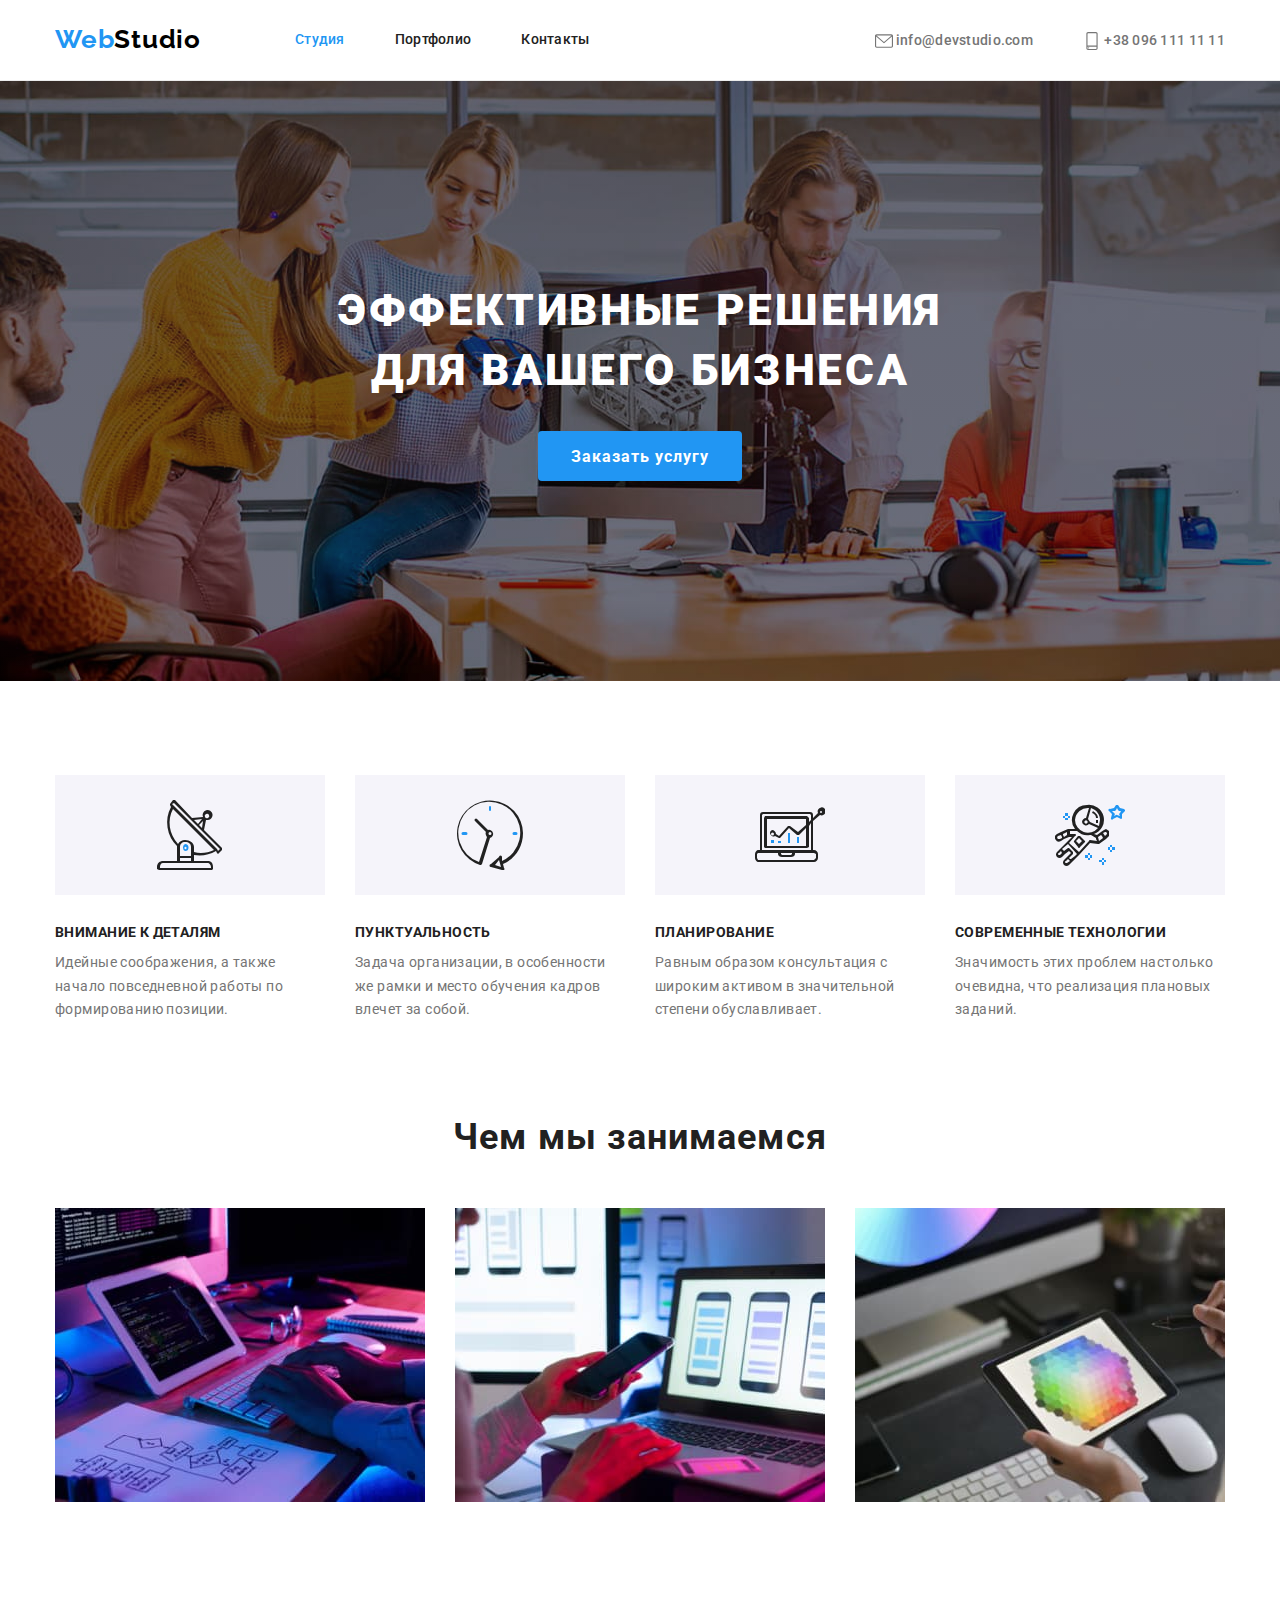
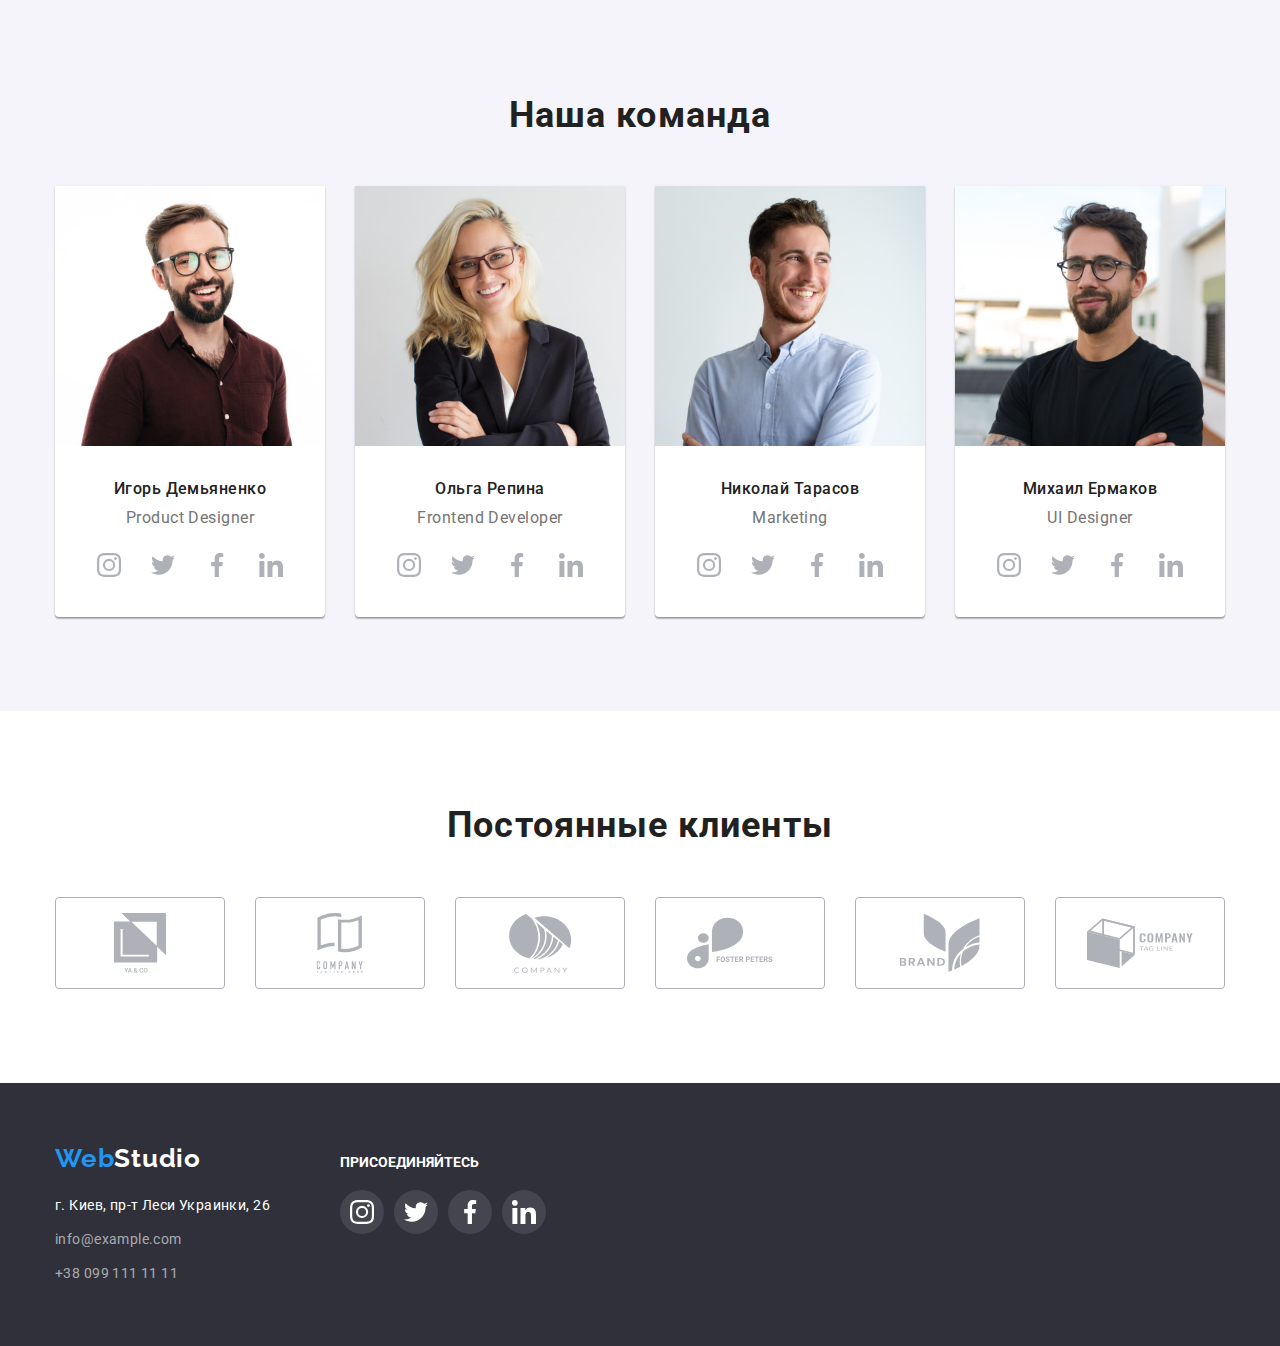
<file: index.html>
<!DOCTYPE html>
<html lang="ru">
<head>
    <meta charset="UTF-8">
    <meta http-equiv="X-UA-Compatible" content="IE=edge">
    <meta name="viewport" content="width=device-width, initial-scale=1.0">
    <title>hw-04</title>
<link rel="preconnect" href="https://fonts.googleapis.com">
<link rel="preconnect" href="https://fonts.gstatic.com" crossorigin>
<link href="https://fonts.googleapis.com/css2?family=Raleway:wght@700&family=Roboto:wght@400;500;700;900&display=swap"
    rel="stylesheet">
    <link rel="stylesheet" href="https://cdnjs.cloudflare.com/ajax/libs/modern-normalize/1.1.0/modern-normalize.min.css">
    <link rel="stylesheet" href="css/styles.css">
</head>
<body>
    
    <header class="page-header">
        <div class="container">
            <div class="header-inner">
                <a href="./" class="logo">
                <span class="web">Web</span>Studio
            </a>
            <nav>
                <ul class="site-nav list">
                    <li class="item"><a href="./index.html" class="link current">Студия</a></li>
                    <li class="item"><a href="./portfolio.html" class="link">Портфолио</a></li>
                    <li class="item"><a href="#" class="link">Контакты</a></li>
                </ul>
            </nav>
            <address class="main-address">
                <ul class="address-nav list">
                    <li class="item">
                        <a href="mailto:info@devstudio.com" class="link">
                            <svg class="icon-envelope" viewBox="0 0 32 32" width="18px" height="18px">
                                <use xmlns href="./images/icons.svg#icon-envelope">

                                 </use>
                            </svg>
                    info@devstudio.com
                        </a>
                    </li>
                    <li class="item"><a href="tel:+380961111111" class="link">
                        <svg class="icon-envelope" viewBox="0 0 32 32" width="18px" height="18px">
                            <use xmlns href="./images/icons.svg#icon-smartphone">
                        
                            </use>
                        </svg>
                        +38 096 111 11 11</a></li>
                </ul>
            </address>
            </div>
            

        </div>
       
    </header>
    <main>
        <section class="hero section overlay">
           
            <div class="container ">
                <h1 class="hero-title">
                        Эффективные решения </br> для вашего бизнеса
                </h1>
                <button type="button" class="hero-button">Заказать услугу</button>
                
            </div>

        </section>
        <section class="features-section section">
            <div class="container">
                <h2 class="section-title visually-hidden">
                    Наши преимущества
                </h2>
                                   
                <ul class="features list">
                    <li class="item icon-antenna">
                        <h3 class="title">Внимание к деталям</h3>
                        <p class="text">Идейные соображения, а также начало повседневной работы по формированию позиции.</p>
                    </li>
                    <li class="item icon-clock">
                        <h3 class="title">Пунктуальность</h3>
                        <p class="text">Задача организации, в особенности же рамки и место обучения кадров влечет за собой.</p>
                    </li>
                    <li class="item icon-diagram">
                        <h3 class="title">Планирование</h3>
                        <p class="text">Равным образом консультация с широким активом в значительной степени обуславливает.</p>
                    </li>
                    <li class="item icon-astronaut">
                        <h3 class="title">Современные технологии</h3>
                        <p class="text last">Значимость этих проблем настолько очевидна, что реализация плановых заданий.</p>
                    </li>
                </ul>
                                   
                

            </div>
            
        </section>
        <section class="work-area section">
            <div class="container">
                <h2 class="section-title">
                    Чем мы занимаемся
                </h2>
                <ul class="area list">
                    <li class="item"><img src="./images/box-1-1.jpg" alt="Картинка планирование S.M.A.R.T." width="370"></li>
                    <li class="item"><img src="./images/box-2-1.jpg" alt="Картинка адаптация с мобильными приложениями" width="370"></li>
                    <li class="item"><img src="./images/box-3-1.jpg" alt="Картинка работа с графикой" width="370"></li>
                </ul>
            </div>
           
        </section>
        <section class="team-section section">
            <div class="container">
                <h2 class="section-title">Наша команда</h2>
                <ul class="team list">
                    <li class="item">
                        <img src="./images/user1.jpg" alt="Игорь Демьяненко photo" width="270">
                        <div class="item-inner">
                            <h3 class="title">Игорь Демьяненко</h3>
                            <p>Product Designer</p>
                        </div>
                        
                        <div class="social-links">
                            <ul class="list-items-icon">
                                <li class="icon-item">
                                    <a class="link-team" href="#">
                                        <svg class="icon" viewBox="0 0 32 32">
                                            <use xmlns href="./images/icons.svg#icon-instagram"></use>
                                        </svg>
                                    </a>
                                </li>
                                <li class="icon-item">
                                    <a class="link-team" href="#">
                                        <svg class="icon" viewBox="0 0 32 32">
                                            <use xmlns href="./images/icons.svg#icon-twitter"></use>
                                        </svg>
                                    </a>
                                </li>
                                <li class="icon-item">
                                    <a class="link-team" href="#">
                                        <svg class="icon" viewBox="0 0 32 32">
                                            <use xmlns href="./images/icons.svg#icon-facebook"></use>
                                        </svg>
                                    </a>
                                </li>
                                <li class="icon-item">
                                    <a class="link-team" href="#">
                                        <svg class="icon" viewBox="0 0 32 32">
                                            <use xmlns href="./images/icons.svg#icon-linkedin"></use>
                                        </svg>
                                    </a>
                                </li>
                            </ul>
                        </div>

                    </li>
                    <li class="item">
                        <img src="./images/user2.jpg" alt="Ольга Репина photo" width="270">
                        <div class="item-inner">
                            <h3 class="title">Ольга Репина</h3>
                            <p>Frontend Developer</p>
                        </div>
                        <div class="social-links">
                            <ul class="list-items-icon">
                                <li class="icon-item">
                                    <a class="link-team" href="#">
                                        <svg class="icon" viewBox="0 0 32 32">
                                            <use xmlns href="./images/icons.svg#icon-instagram"></use>
                                        </svg>
                                    </a>
                                </li>
                                <li class="icon-item">
                                    <a class="link-team" href="#">
                                        <svg class="icon" viewBox="0 0 32 32">
                                            <use xmlns href="./images/icons.svg#icon-twitter"></use>
                                        </svg>
                                    </a>
                                </li>
                                <li class="icon-item">
                                    <a class="link-team" href="#">
                                        <svg class="icon" viewBox="0 0 32 32">
                                            <use xmlns href="./images/icons.svg#icon-facebook"></use>
                                        </svg>
                                    </a>
                                </li>
                                <li class="icon-item">
                                    <a class="link-team" href="#">
                                        <svg class="icon" viewBox="0 0 32 32">
                                            <use xmlns href="./images/icons.svg#icon-linkedin"></use>
                                        </svg>
                                    </a>
                                </li>
                            </ul>
                        </div>
                      
                    </li>
                    <li class="item">
                        <img src="./images/user3.jpg" alt="Николай Тарасов photo" width="270">
                        <div class="item-inner">
                            <h3 class="title">Николай Тарасов</h3>
                            <p>Marketing</p>
                        </div>
                        <div class="social-links">
                            <ul class="list-items-icon">
                                <li class="icon-item">
                                    <a class="link-team" href="#">
                                        <svg class="icon" viewBox="0 0 32 32">
                                            <use xmlns href="./images/icons.svg#icon-instagram"></use>
                                        </svg>
                                    </a>
                                </li>
                                <li class="icon-item">
                                    <a class="link-team" href="#">
                                        <svg class="icon" viewBox="0 0 32 32">
                                            <use xmlns href="./images/icons.svg#icon-twitter"></use>
                                        </svg>
                                    </a>
                                </li>
                                <li class="icon-item">
                                    <a class="link-team" href="#">
                                        <svg class="icon" viewBox="0 0 32 32">
                                            <use xmlns href="./images/icons.svg#icon-facebook"></use>
                                        </svg>
                                    </a>
                                </li>
                                <li class="icon-item">
                                    <a class="link-team" href="#">
                                        <svg class="icon" viewBox="0 0 32 32">
                                            <use xmlns href="./images/icons.svg#icon-linkedin"></use>
                                        </svg>
                                    </a>
                                </li>
                            </ul>
                        </div>
                        
                    </li>
                    <li class="item">
                        <img src="./images/user4.jpg" alt="Михаил Ермаков photo" width="270">
                        <div class="item-inner">
                            <h3 class="title">Михаил Ермаков</h3>
                            <p>UI Designer</p>
                        </div>
                        <div class="social-links">
                            <ul class="list-items-icon">
                                <li class="icon-item">
                                    <a class="link-team" href="#">
                                        <svg class="icon" viewBox="0 0 32 32">
                                            <use xmlns href="./images/icons.svg#icon-instagram"></use>
                                        </svg>
                                    </a>
                                </li>
                                <li class="icon-item">
                                    <a class="link-team" href="#">
                                        <svg class="icon" viewBox="0 0 32 32">
                                            <use xmlns href="./images/icons.svg#icon-twitter"></use>
                                        </svg>
                                    </a>
                                </li>
                                <li class="icon-item">
                                    <a class="link-team" href="#">
                                        <svg class="icon" viewBox="0 0 32 32">
                                            <use xmlns href="./images/icons.svg#icon-facebook"></use>
                                        </svg>
                                    </a>
                                </li>
                                <li class="icon-item">
                                    <a class="link-team" href="#">
                                        <svg class="icon" viewBox="0 0 32 32">
                                            <use xmlns href="./images/icons.svg#icon-linkedin"></use>
                                        </svg>
                                    </a>
                                </li>
                            </ul>
                        </div>
                        
                    </li>
                </ul>
            </div>
           
        </section>
        <section class="our-clients section">
            <div class="container">
                <h3 class="our-clients-title">Постоянные клиенты</h3>
                <ul class="our-clients-list">
                    <li class="our-clients-item">
                        <a class="our-clients-link link" href="#">
                            <svg class="client-icon" viewBox="0 0 28 32">
                                <use xmlns href="./images/icons.svg#icon-client1"></use>
                            </svg>
                        </a>
                    </li>
                    <li class="our-clients-item">
                        <a class="our-clients-link link" href="#">
                            <svg class="client-icon" viewBox="0 0 25 32">
                                <use xmlns href="./images/icons.svg#icon-client2"></use>
                            </svg>
                        </a>
                    </li>
                    <li class="our-clients-item">
                        <a class="our-clients-link link" href="#">
                            <svg class="client-icon" viewBox="0 0 34 32">
                                <use xmlns href="./images/icons.svg#icon-client3"></use>
                            </svg>
                        </a>
                    </li>
                    <li class="our-clients-item">
                        <a class="our-clients-link link" href="#">
                            <svg class="client-icon" viewBox="0 0 65 32">
                                <use xmlns href="./images/icons.svg#icon-client4"></use>
                            </svg>
                        </a>
                    </li>
                    <li class="our-clients-item">
                        <a class="our-clients-link link" href="#">
                            <svg class="client-icon" viewBox="0 0 43 32">
                                <use xmlns href="./images/icons.svg#icon-client5"></use>
                            </svg>
                        </a>
                    </li>
                    <li class="our-clients-item">
                        <a class="our-clients-link link" href="#">
                            <svg class="client-icon" viewBox="0 0 67 32">
                                <use xmlns href="./images/icons.svg#icon-client6"></use>
                            </svg>
                        </a>
                    </li>
                </ul>
            </div>
        </section>
    </main>
    <footer class="footer-items">
        <div class="container flex">
            <div class="footer-box">
                <a href="./" class="logo">
                    <span class="web">Web</span>Studio
                </a>
                <address>
                    <ul class="footer-nav list">
                        <li class="item"><a href="#" class="address-point link">г. Киев, пр-т Леси Украинки, 26</a></li>
                        <li class="item"><a href="mailto:info@example.com" class="link">info@example.com</a></li>
                        <li class="item"><a href="tel:+380991111111" class="link">+38 099 111 11 11</a></li>
                    </ul>
                </address>
            </div>
            <div class="social-box">
                <h3 class="social-title">присоединяйтесь</h3>
                <ul class="footer-items-icon">
                    <li class="footer-icon-item">
                        <a class="footer-link-team" href="#">
                            <svg class="footer-icon" viewBox="0 0 32 32">
                                <use xmlns href="./images/icons.svg#icon-instagram"></use>
                            </svg>
                        </a>
                    </li>
                    <li class="footer-icon-item">
                        <a class="footer-link-team" href="#">
                            <svg class="footer-icon" viewBox="0 0 32 32">
                                <use xmlns href="./images/icons.svg#icon-twitter"></use>
                            </svg>
                        </a>
                    </li>
                    <li class="footer-icon-item">
                        <a class="footer-link-team" href="#">
                            <svg class="footer-icon" viewBox="0 0 32 32">
                                <use xmlns href="./images/icons.svg#icon-facebook"></use>
                            </svg>
                        </a>
                    </li>
                    <li class="footer-icon-item">
                        <a class="footer-link-team" href="#">
                            <svg class="footer-icon" viewBox="0 0 32 32">
                                <use xmlns href="./images/icons.svg#icon-linkedin"></use>
                            </svg>
                        </a>
                    </li>
                </ul>
            </div>
            
        </div>
       
    </footer>

    
</body>
</html>
</file>
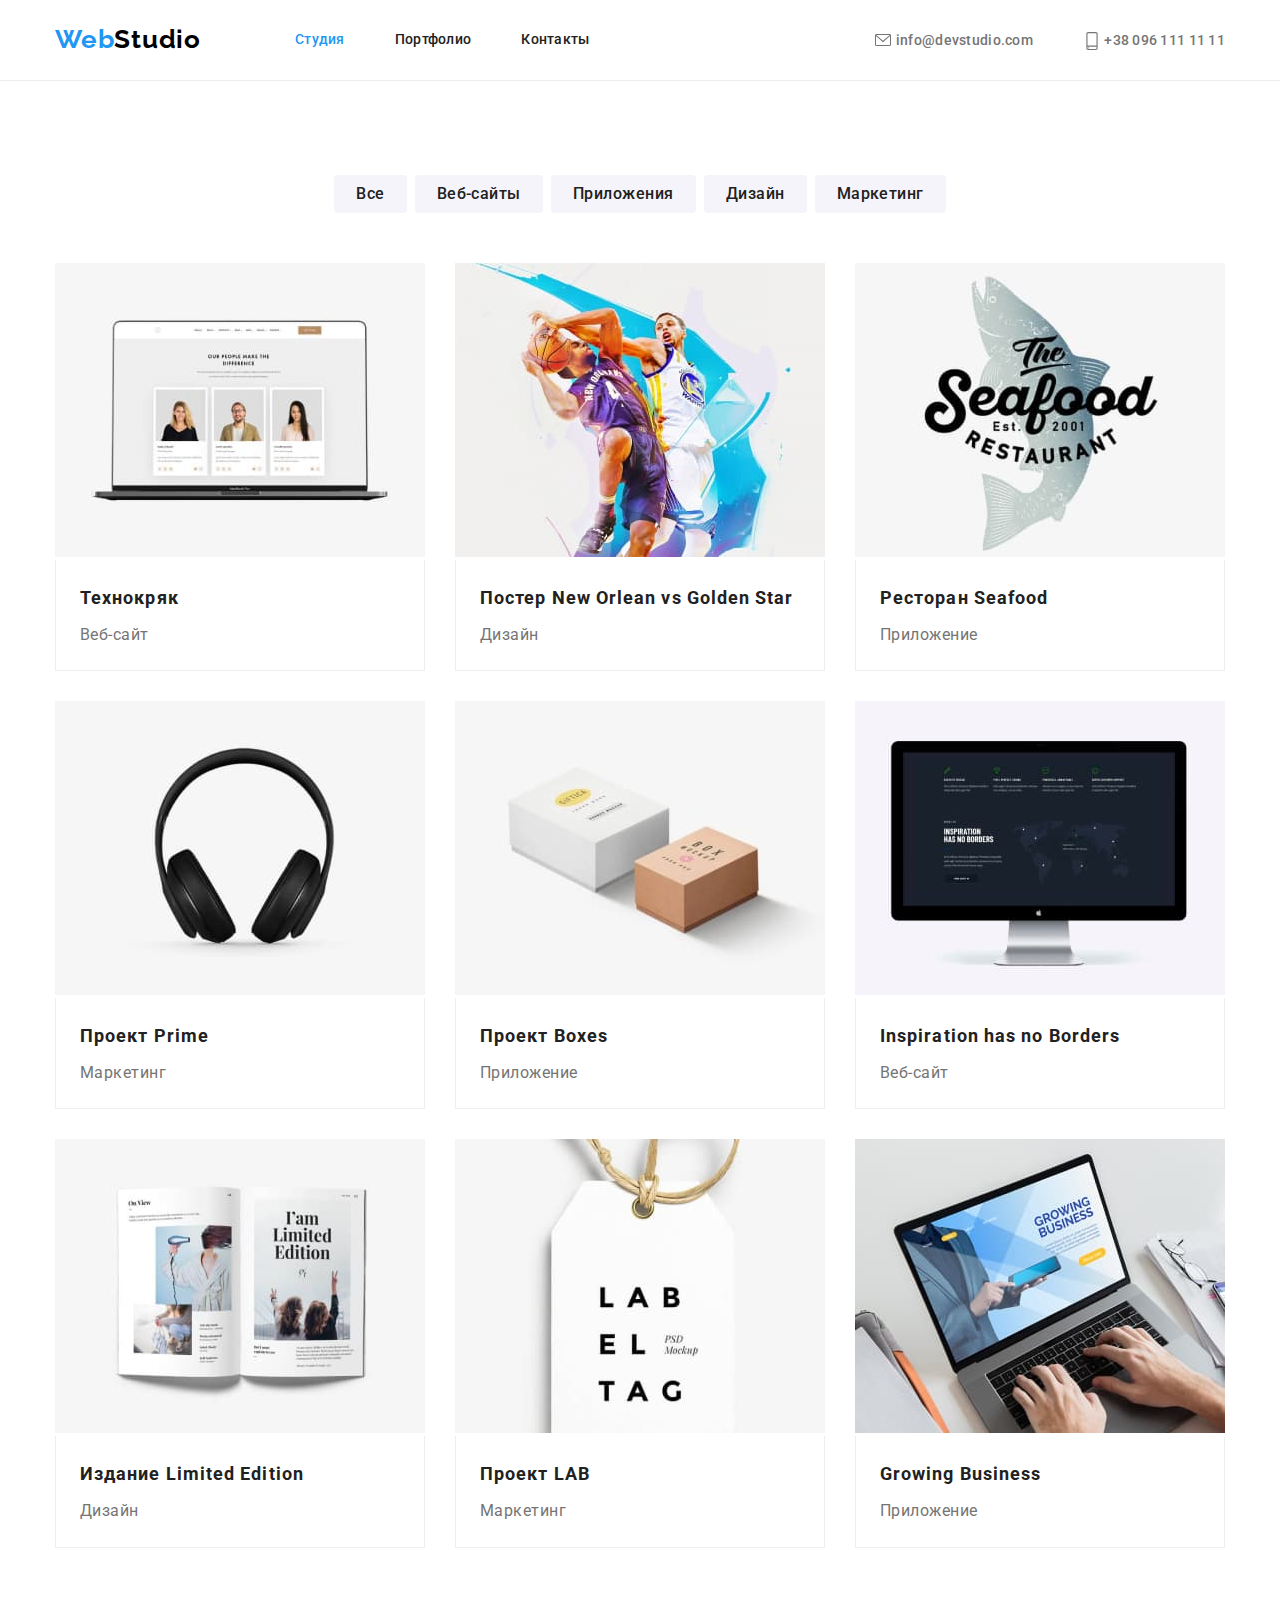
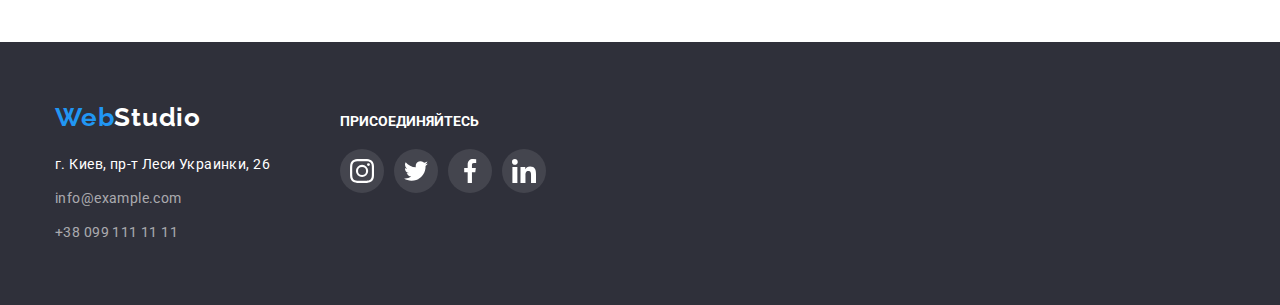
<file: portfolio.html>
<!DOCTYPE html>
<html lang="ru">

<head>
    <meta charset="UTF-8">
    <meta http-equiv="X-UA-Compatible" content="IE=edge">
    <meta name="viewport" content="width=device-width, initial-scale=1.0">
    <title>hw-04</title>
    <link rel="preconnect" href="https://fonts.googleapis.com">
    <link rel="preconnect" href="https://fonts.gstatic.com" crossorigin>
    <link href="https://fonts.googleapis.com/css2?family=Raleway:wght@700&family=Roboto:wght@400;500;700;900&display=swap"
        rel="stylesheet">
        <link rel="stylesheet" href="https://cdnjs.cloudflare.com/ajax/libs/modern-normalize/1.1.0/modern-normalize.min.css">
    <link rel="stylesheet" href="css/styles.css">
</head>
<body>
    <header class="page-header">
        <div class="container">
            <div class="header-inner">
                <a href="./" class="logo">
                    <span class="web">Web</span>Studio
                </a>
                <nav>
                    <ul class="site-nav list">
                        <li class="item"><a href="./index.html" class="link current">Студия</a></li>
                        <li class="item"><a href="./portfolio.html" class="link">Портфолио</a></li>
                        <li class="item"><a href="#" class="link">Контакты</a></li>
                    </ul>
                </nav>
                <address class="main-address">
                    <ul class="address-nav list">
                        <li class="item">
                            <a href="mailto:info@devstudio.com" class="link">
                                <svg class="icon-envelope" viewBox="0 0 36 36" width="18px" height="18px">
                                    <use xmlns href="./images/icons.svg#icon-envelope">
    
                                    </use>
                                </svg>
                                info@devstudio.com
                            </a>
                        </li>
                        <li class="item"><a href="tel:+380961111111" class="link">
                                <svg class="icon-envelope" viewBox="0 0 36 36" width="18px" height="18px">
                                    <use xmlns href="./images/icons.svg#icon-smartphone">
    
                                    </use>
                                </svg>
                                +38 096 111 11 11</a></li>
                    </ul>
                </address>
            </div>
    
    
        </div>
    
    </header>
    <section class="projects section">
        <div class="container">
            <h2 class="section-title visually-hidden">Наши проэкты</h2>
            <ul class="button-nav list">
                <li class="item"><button type="button" class="button">Все</button></li>
                <li class="item"><button type="button" class="button">Веб-сайты</button></li>
                <li class="item"><button type="button" class="button">Приложения</button></li>
                <li class="item"><button type="button" class="button">Дизайн</button></li>
                <li class="item"><button type="button" class="button">Маркетинг</button></li>
            </ul>
            <ul class="work-list list">
                <li class="item">
                    <img src="./images/project1.jpg" alt="Веб-сайт Технокряк photo" width="370">
                    <div class="item-inner">
                        <h3 class="title">Технокряк</h3>
                        <p>Веб-сайт</p>
                    </div>
                    
                </li>
                <li class="item">
                    <img src="./images/project2.jpg" alt="Дизайн проэкт Постер New Orlean vs Golden Star" width="370">
                    <div class="item-inner">
                        <h3 class="title">Постер New Orlean vs Golden Star</h3>
                        <p>Дизайн</p>
                    </div>
                    
                </li>
                <li class="item">
                    <img src="./images/project3.jpg" alt=">Приложение Ресторан Seafood photo" width="370">
                    <div class="item-inner">
                        <h3 class="title">Ресторан Seafood</h3>
                        <p>Приложение</p>
                    </div>
                    
                </li>
                <li class="item">
                    <img src="./images/project4.jpg" alt="Маркетинг-проэкт Проект Prime photo" width="370">
                    <div class="item-inner">
                        <h3 class="title">Проект Prime</h3>
                        <p>Маркетинг</p>
                    </div>
                    
                </li>
                <li class="item">
                    <img src="./images/project5.jpg" alt="Приложение Проект Boxes photo" width="370">
                    <div class="item-inner">
                        <h3 class="title">Проект Boxes</h3>
                        <p>Приложение</p>
                    </div>
                    
                </li>
                <li class="item">
                    <img src="./images/project6.jpg" alt="Веб-сайт Inspiration has no Borders" width="370">
                    <div class="item-inner">
                        <h3 class="title">Inspiration has no Borders</h3>
                        <p>Веб-сайт</p>
                    </div>
                    
                </li>
                <li class="item">
                    <img src="./images/project7.jpg" alt="Дизайн проэкт Издание Limited Edition photo" width="370">
                    <div class="item-inner">
                        <h3 class="title">Издание Limited Edition</h3>
                        <p>Дизайн</p>
                    </div>
                    
                </li>
                <li class="item">
                    <img src="./images/project8.jpg" alt="Маркетинг проэкт Проект LAB" width="370">
                    <div class="item-inner">
                        <h3 class="title">Проект LAB</h3>
                        <p>Маркетинг</p>
                    </div>
                    
                </li>
                <li class="item">
                    <img src="./images/project9.jpg" alt="Приложение Growing Business photo" width="370">
                    <div class="item-inner">
                        <h3 class="title">Growing Business</h3>
                        <p>Приложение</p>
                    </div>
                    
                </li>
            </ul>
        </div>
        
    </section>
    <footer class="footer-items">
        <div class="container flex">
            <div class="footer-box">
                <a href="./" class="logo">
                    <span class="web">Web</span>Studio
                </a>
                <address>
                    <ul class="footer-nav list">
                        <li class="item"><a href="#" class="address-point link">г. Киев, пр-т Леси Украинки, 26</a></li>
                        <li class="item"><a href="mailto:info@example.com" class="link">info@example.com</a></li>
                        <li class="item"><a href="tel:+380991111111" class="link">+38 099 111 11 11</a></li>
                    </ul>
                </address>
            </div>
            <div class="social-box">
                <h3 class="social-title">присоединяйтесь</h3>
                <ul class="footer-items-icon">
                    <li class="footer-icon-item">
                        <a class="footer-link-team" href="#">
                            <svg class="footer-icon" viewBox="0 0 32 32">
                                <use xmlns href="./images/icons.svg#icon-instagram"></use>
                            </svg>
                        </a>
                    </li>
                    <li class="footer-icon-item">
                        <a class="footer-link-team" href="#">
                            <svg class="footer-icon" viewBox="0 0 32 32">
                                <use xmlns href="./images/icons.svg#icon-twitter"></use>
                            </svg>
                        </a>
                    </li>
                    <li class="footer-icon-item">
                        <a class="footer-link-team" href="#">
                            <svg class="footer-icon" viewBox="0 0 32 32">
                                <use xmlns href="./images/icons.svg#icon-facebook"></use>
                            </svg>
                        </a>
                    </li>
                    <li class="footer-icon-item">
                        <a class="footer-link-team" href="#">
                            <svg class="footer-icon" viewBox="0 0 32 32">
                                <use xmlns href="./images/icons.svg#icon-linkedin"></use>
                            </svg>
                        </a>
                    </li>
                </ul>
            </div>
    
        </div>
    
    </footer>
</body>
</file>
<file: css/styles.css>
:root{
     --title-text-color:#212121;
     --paragraph-text-color:#757575;
     --accent-color:#2196F3;
     --button-text-color:#FFFFFF;
     --main-white-color:#E5E5E5;
     --button-secondary-color: #F5F4FA;
     --hero-section-color:#2F303A;
     --logo-color:#000000;
     --footer-text-color:rgba(255, 255, 255, 0.6);
     --border-header-color:#ECECEC;
     --border-poster-color:#EEEEEE;
     --background-hang:#C4C4C4;
     --color-icon:#AFB1B8;
 }
 /* :root  */
/* для боді background-color: E5E5E5; */
 /* колір заголовків color: #212121; */
 /*колір ссилок і кнопок color: 2196F3; */
 /*колір для текстів абзацу color: 757575; */
 /* колір для Н1 і кнопок color:FFFFFF; */
 /* base */
 /* color for body */
 /* font-family:Raleway – 700,Roboto – 400, 500, 700, 900 */

/* font-family: 'Raleway', sans-serif; 
font-family: 'Roboto', sans-serif; */

body{
    font-size: 14px;
    font-family:'Roboto', sans-serif; 
    font-weight:400;
    color: var(--paragraph-text-color);
    background-color: #ffffff;
   
}
body ul{
    list-style-type: none;    ;
}
img{
    width: 100%;
    height: auto;
}
.link{
    text-decoration: none;
    color: inherit;
}
/* h1{
    


/* p{
    color: var(--paragraph-text-color);
} */
p{
    margin: 0;
}
    /*для hero section background-color: 2F303A; */
     
     /* колір лого color:000000; */
    
     
     
     /* колір для Н1 і кнопок color:FFFFFF; */

.container{
    width: 1200px;
    padding:0 15px;
    margin: 0 auto;
    text-align: center;
}
.section{
    padding: 94px 0;
    /* outline: 2px solid red; */
}      
 .list{
     list-style: none;
     padding: 0;
     margin: 0;

 }
 /* UP */
 .page-header{
     border-bottom: 1px solid var(--border-header-color);
 }
 .header-inner{
     display: flex;
     align-items: center;
 }


 
 /* логотип */
 a.logo {
     color: var(--logo-color);
     font-family:'Raleway', sans-serif;
     font-weight: 700;
     font-size: 26px;
     line-height: 1.2;
     letter-spacing: .03em; 
     text-decoration: none;
 }
.logo .web{
     color:var(--accent-color);
 }
 /* site-nav */
 .site-nav{
     display: flex;
     margin-left: 94px;
 }
 .site-nav .item:not(:last-child){
     margin-right: 50px;
 }

 .site-nav .link{
     display: block;
     padding-top: 32px;
     padding-bottom: 32px; 
     
     color: var( --title-text-color);
     
     font-family:'Roboto', sans-serif;
     font-size: 14px;
     font-weight: 500;
     line-height: 1.14;
     text-decoration: none;
     letter-spacing: .02em;
     
 }
 .link:hover,
 .link:focus{
     color: var(--accent-color);
 }
 .site-nav .link.current{
     color:var(--accent-color);
 }
 /* address nav */
 .main-address{
     margin-left: auto;
 }
     
 
 .address-nav{
     display: flex;
     margin-left: auto;
     align-items: flex-end;
 }
 .address-nav .item{
     display: block;

 }
 .address-nav .item+.item{
     margin-left: 50px;
 }
 .address-nav .link{

     /* padding-top: 32px;
     padding-bottom: 32px; */

     color: var(--paragraph-text-color); 
     
     list-style: none;
     font-family:'Roboto', sans-serif;
     font-size: 14px;
     font-weight: 500;
     line-height: 1.14;
     font-style: normal;
     text-decoration: none;
     letter-spacing: .02em;
 }
 .address-nav .link:hover,
 .address-nav .link:focus{
     color: var(--accent-color);
     
 }
 .adress-nav .link:active{
    color: var(--accent-color);  
 }
 .icon-envelope{
     fill:var(--paragraph-text-color);
     display: inline-block;
     margin-bottom: -5px;
 }
 .address-nav .link:hover .icon-envelope,
 .address-nav .link:focus .icon-envelope{
     fill: var(--accent-color);

 }
 /* overlay */
 .overlay{
    background-color: var(--background-hang);
     background-image: linear-gradient(
         0deg, rgba(0, 0, 0, 0.2),
         rgba(47, 48, 58, 0.4)),
     url('../images/backfon.jpg');
     max-width: 1600px;
     max-height: 600px;
     margin-left: auto;
     margin-right: auto;
     background-position: center;
     background-size:cover ;
     background-repeat: no-repeat;
    


 }
 /* hero section */
.hero{
    text-align: center; 
    background-color: var(--hero-section-color);
    padding: 200px 0; 
}
.hero-title{
    color:var(--button-text-color);
    font-family:'Roboto', sans-serif;
    font-weight: 900;
    font-size: 44px;
    line-height: 1.36;
    letter-spacing: .06em;
    text-transform: uppercase;
    
    margin-top: 0;
    margin-bottom: 30px;
}

.hero-button{
    color: var(--button-text-color);
    background-color: var(--accent-color);
    font-family:'Roboto', sans-serif;
    font-weight:700;
    font-size: 16px;
    line-height: 1.87;
    border: 1px solid transparent;
    text-align: center;
    letter-spacing: .06em;
    min-width: 200px;
    height: 50px;
    border-radius: 4px;
    padding: 10px 32px;
   
}

/* section */
.section-title{
   color: var( --title-text-color);
   font-family:'Roboto', sans-serif;
   font-weight: 700;
   font-size: 36px;
   line-height: 1.17;
   letter-spacing: .03em;
   margin: 0 auto 50px;
   text-align: center;
}


/* features */
.features{
    display: flex;
    justify-content: space-between;
    text-align: start;
    
}

.features .item{
    width: 270px;
}
.visually-hidden{
    position: absolute;
    width: 1px;
    height: 1px;
    margin: -1px;
    border: 0;
    padding: 0;
    white-space: nowrap;
    clip-path: inset(100%);
    clip: rect(0000);
    overflow: hidden;

}

.features .item::before{
    display: block;
    content:'';
    height: 120px;
    
    background-repeat: no-repeat;
    background-size: 70px 70px;
    background-position: center;
    margin-bottom: 30px;
    background-color:#F5F4FA;
    
}
.icon-antenna::before{
    background-image: url('../images/logo-1.svg');
}
.icon-clock::before{
    background-image: url('../images/logo-2.svg');
}
.icon-diagram::before{
    background-image: url('../images/logo-3.svg');
}
.icon-astronaut::before{
    background-image: url('../images/logo-4.svg');
}
.features .title{
 color: var( --title-text-color);
}
/* Н3 заголовки для всього сайту */
.title{
    font-family:'Roboto', sans-serif; 
    font-weight: 700;
    font-size: 14px;
    line-height:1.14;
    letter-spacing: .03em;
    text-transform: uppercase;
    margin-top: 0;
    margin-bottom: 10px;
}
.item .text{
 
    line-height: 1.71;
    letter-spacing: .03em;
    margin-top: 0;
    margin-bottom: 0;
    padding-top: 0px;
   
   
} 
.work-area{
    padding-top: 0;
}

.area{
    display: flex;
}
.work-area .item{
    width: 370px;
    margin-right: 30px;
}
.work-area .item:last-child{
    margin-right: 0;
}
.team-section{
    padding:94px 0;
    background-color: #F5F4FA;
    margin-left: auto;
    margin-right: auto;
   
}
.team{
    display: flex;
}
.team .item{
    display: block;
    background-color: var(--button-text-color);
    box-shadow: 0px 1px 3px rgba(0, 0, 0, 0.12),
                0px 1px 1px rgba(0, 0, 0, 0.14),
                0px 2px 1px rgba(0, 0, 0, 0.2);
    border-radius: 0px 0px 4px 4px;
}
.team .item:not(:last-child){
    margin-right: 30px;
    
}
.item-inner{
    text-align: center;
    padding: 30px 58px 16px;
}
.team .title{
    color: var(--title-text-color);
    font-family: 'Roboto', sans-serif;
    font-weight: 500;
    font-size: 16px;
    line-height: 1.19;
    letter-spacing: 0.03em;
    text-transform:none;
}
.team p{
    font-size: 16px;
    line-height: 1.19;
    letter-spacing: .03em;
   
}
.social-links{
    padding: 0 32px 30px;
}
.list-items-icon{
    display: flex;
    list-style-type: none;
    margin: 0;
    padding: o;
    padding-inline-start: 0;
    justify-content: space-between;
}
.icon-item{
     width: 44px;
     height: 44px;
     list-style-type: none;
     text-align: center;
     text-decoration: none;
     display: block;
     margin: 0;
     border-radius: 50%;
     background-color: var(--button-text-color);
}
.link-team{
    display: block;
    border-radius: 50%;
    background-color: var(--button-text-color);
    text-decoration: none;
    border:none
}
.link-team:hover,
.link-team:focus{
    background-color:var(--accent-color);
    outline: none;
}

.icon{  
    padding: 10px;

    display: block;
    fill:#AFB1B8;
}
.link-team:hover .icon,
.link-team:focus .icon{
    fill: var(--button-text-color);
}


.button-nav{
    display: flex;
    justify-content: center;
}
.button-nav .item{
    display: block;
    margin-right: 8px;
    margin-bottom: 50px;
    /* outline: 1px solid black; */
}
.button-nav .item:last-child{
    margin-right: 0;
}
/* button */
.button{
    display: block;
    padding: 6px 22px;
    color:var( --title-text-color);
    background-color: var(--button-secondary-color);
    border-style: none;
    border-radius: 4px;
    font-family:'Roboto', sans-serif;
    font-weight: 500;
    font-size: 16px;
    line-height: 1.63;
    letter-spacing: .03em;
    cursor: pointer;
}
.button:hover,
.button:focus{
    color: var(--button-text-color);
    background-color:var(--accent-color);
    box-shadow: 0px 4px 4px rgba(0, 0, 0, 0.25);
}
.button:active{
    color: var(--button-text-color);
    background-color:var(--accent-color);
    box-shadow: 0px 4px 4px rgba(0, 0, 0, 0.25);
}

/* .button .primary{
    color: var(--button-text-color);
    background-color: var(--accent-color);

}
.button .secondary{
    color: var(--title-text-color);
    background-color: var(--button-secondary-color);
} */
    
/* our clients */
.our-clients-title{
    font-family: 'Roboto', sans-serif;
    font-style: normal;
    font-weight: 700;
    font-size: 36px;
    line-height: 1.16;
    text-align: center;
    letter-spacing: 0.03em;
    color: #212121;
    margin-top: 0;
    margin-bottom: 50px;

}
.our-clients-list{
    display: flex;
    margin: 0;
    padding: 0;
    justify-content: space-between;
    align-items: center;
}
/* .our-clients-item{
    display: flex;
    justify-content: center;
    align-content: center;
    
   
} */
.our-clients-link{
    display: flex;
    width: 170px;
    justify-content: center;
    align-items: center;
    height: 92px;
    border: 1px solid #AFB1B8;
    border-radius: 4px;
}
.our-clients-link:hover,
.our-clients-link:focus{
    border: 1px solid var(--accent-color);
    outline: none;
}
.our-clients-link:hover .client-icon,
.our-clients-link:focus .client-icon{
    fill:var(--accent-color)
}
.client-icon{
    width: 106px;
    height: 60px;
    fill: var(--color-icon);
    
}


/* footer */
.footer-box{
    text-align: start;
}
.footer-items{
     background-color: var(--hero-section-color); 
     padding: 60px 0;
     margin-left: auto;
     margin-right: auto;
     background-position: center;
}
.footer-items .logo{
     display: block;
     margin-bottom:20px;
    
     color: var(--button-text-color);
     font-family:'Raleway', sans-serif;
     font-weight: 700;
     font-size: 26px;
     line-height: 1.2;
     letter-spacing: 0,03em; 
     text-decoration: none;
 }

.footer-nav .link{
    display: block;
            
    font-family:'Roboto', sans-serif;
    font-weight: 400;
    font-size: 14px;
    line-height: 1.71;
    letter-spacing: .03em;
    text-decoration: none;
    font-style: normal;
}
.footer-nav .link{
    color: var(--footer-text-color);
}
.footer-nav .address-point {
     color: var(--button-text-color);
     display: block;
            
     font-family:'Roboto', sans-serif;
     font-weight: 400;
     font-size: 14px;
     line-height: 1.71;
     letter-spacing: .03em;
     text-decoration: none;
     font-style: normal;
}
.social-title{
    font-family: 'Roboto', sans-serif;
    font-style: 700;
    font-size: 14px;
    line-height: 1,14;
    text-align: left;
    vertical-align: top;
    letter-spacing: 0,03em;
    text-transform: uppercase;
    color:var(--button-text-color);
    padding-bottom: 20px;
    margin:0;

}
.flex{
    display: flex;
    gap: 70px;
    align-items: baseline;
}

.footer-nav .item:not(:last-child){
    margin-bottom: 10px;
}
.footer-items-icon{
    max-width: 206px;
    display:flex;
    margin: 0;
    padding: 0;
    gap:10px;
    
}
.footer-icon-item{
    display: block; 
    width: 44px;
    height: 44px;
    list-style-type: none;
    text-align: center;
    text-decoration: none;
    margin: 0;
    border-radius: 50%;
    background-color: rgba(255, 255, 255, 0.1);
}
.footer-link-team{
    display: block;
    border-radius: 50%;
}

.footer-link-team:hover,
.footer-link-team:focus{
    background-color:var(--accent-color);
    outline: none;
}
.footer-link-team:hover .footer-icon,
.footer-link-team:focus .footer-icon{
    fill: var(--button-text-color);
}
.footer-icon{  
    padding: 10px;

    display: block;
    fill:var(--button-text-color);
}


.work-list{
    display: flex;
    flex-wrap:wrap;
}
.work-list .item{
    width: 370px;
    margin-bottom: 30px;
    margin-right: 30px;
    
}
.work-list .item:hover{
    box-shadow: 0px 4px 4px rgba(0, 0, 0, 0.25);
}
.work-list .item:nth-child(3n){
    margin-right: 0;
}
.work-list .item:nth-last-child(-n+3){
    margin-bottom: 0;
}
.work-list .item-inner{
    text-align: left;
    padding: 20px 24px;
    border-bottom: 1px solid var(--border-poster-color);
    border-left: 1px solid var(--border-poster-color);
    border-right: 1px solid var(--border-poster-color);

}
 
 .work-list .title{
     
     margin-bottom: 4px;
     
     color: var(--title-text-color);
     
     font-weight: 700;
     font-size: 18px;
     line-height: 2;
     letter-spacing: .06em;
     text-transform: none;
     
 }
 .work-list p{
     font-size: 16px;
     line-height: 1.88;
     letter-spacing: .03em;
     margin-top: 0;
     margin-bottom: 0;
 }
</file>
